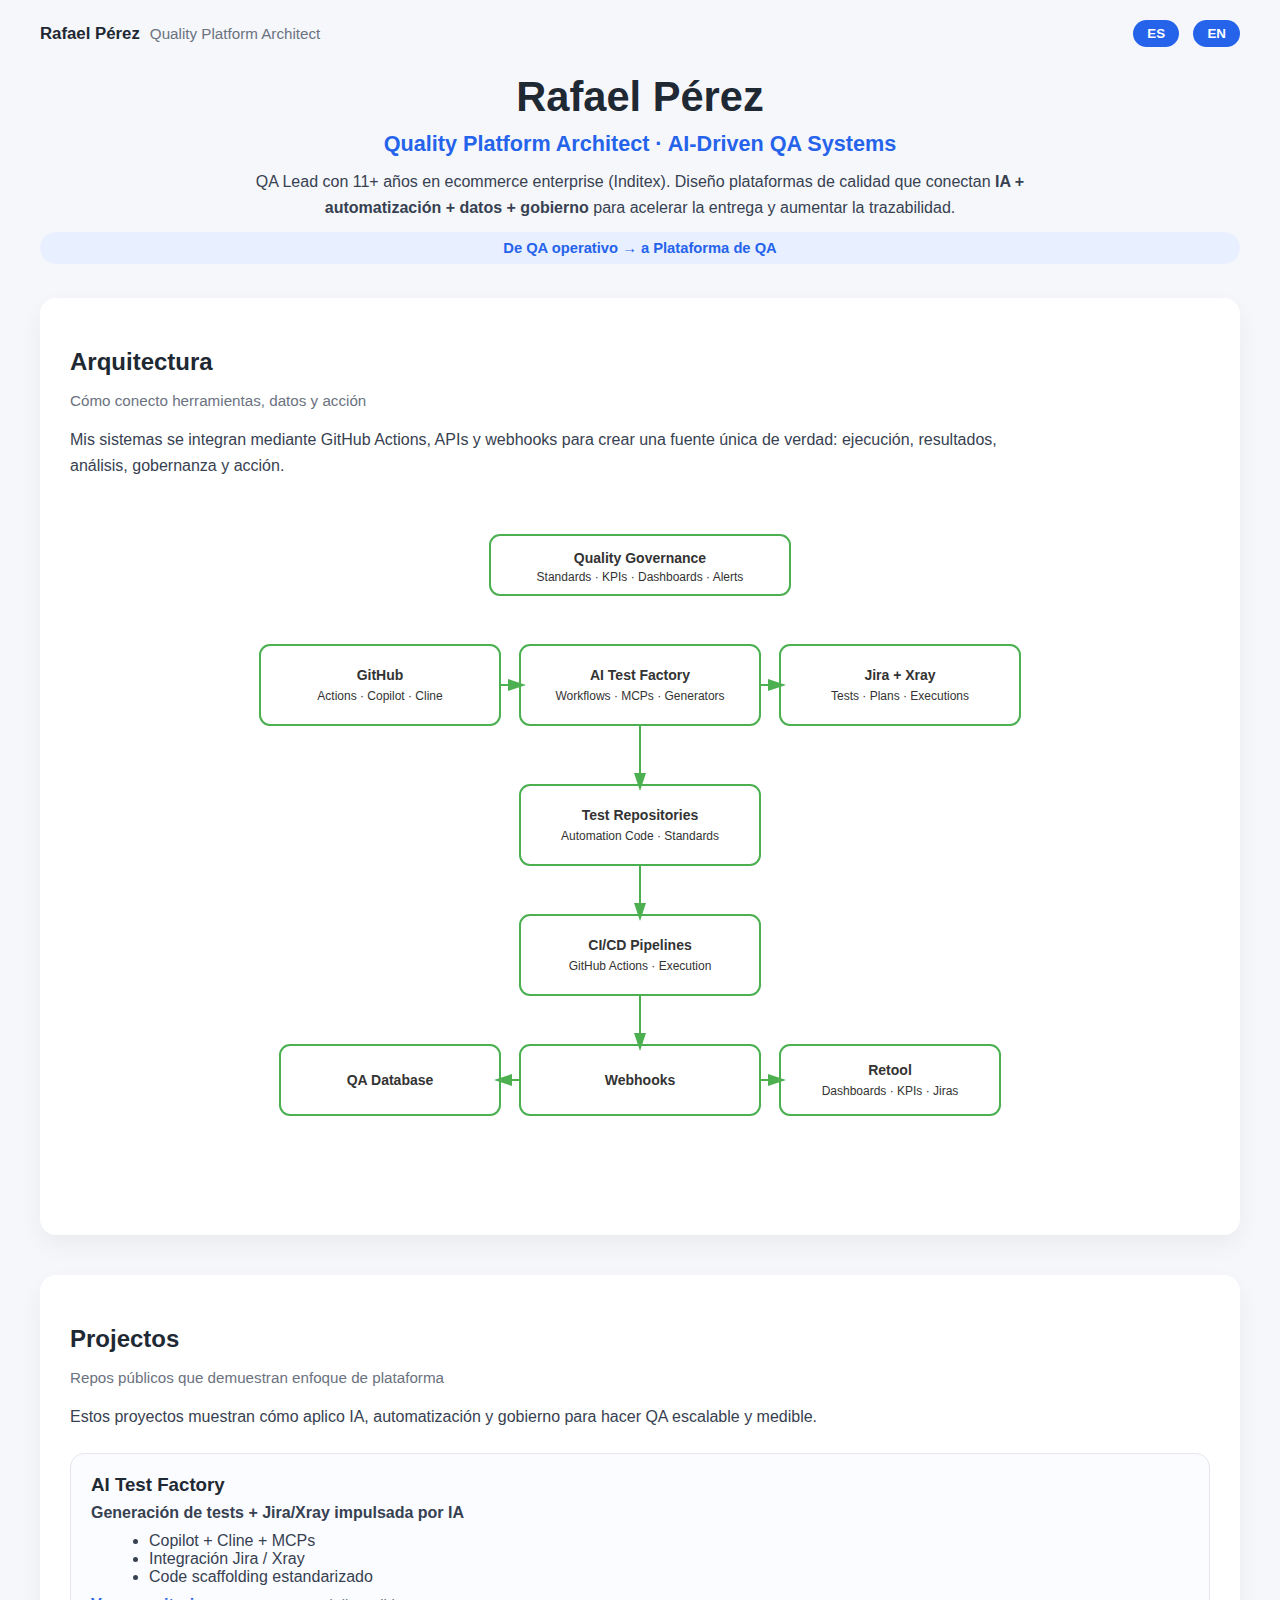
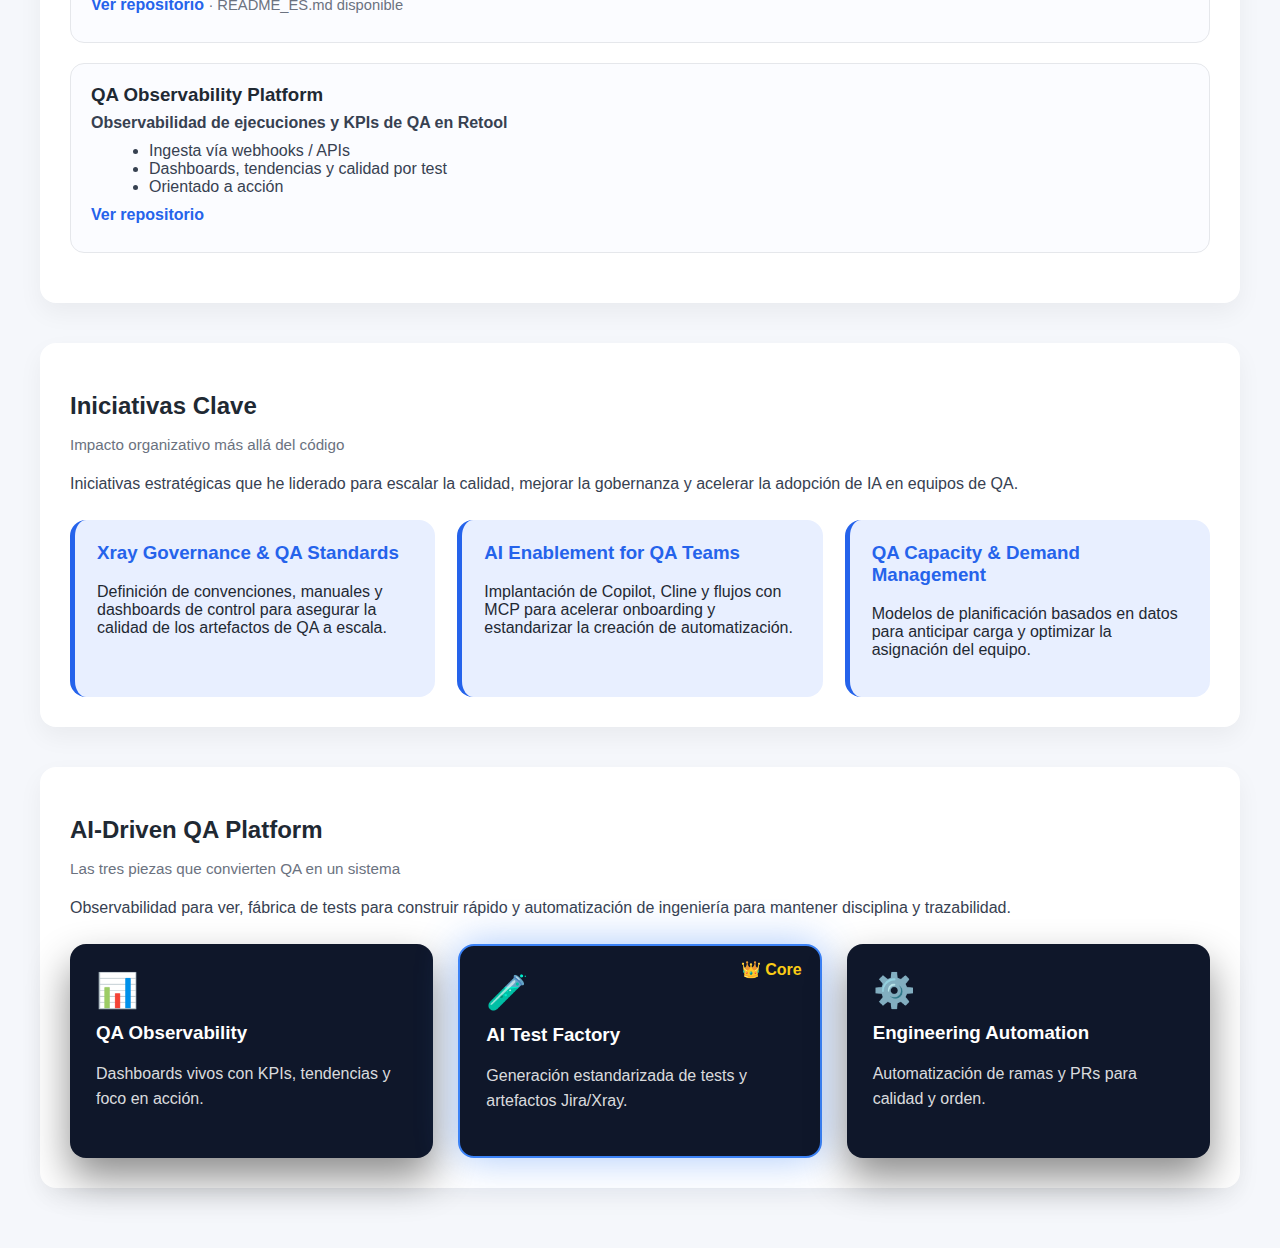
<file: index.html>
<!DOCTYPE html>
<html lang="es">
<head>
<meta charset="UTF-8">
<meta name="viewport" content="width=device-width, initial-scale=1.0">

<title>Rafael Pérez · Quality Platform Architect · AI-Driven QA Systems</title>

<style>
:root {
  --primary:#2563eb;
  --primary-soft:#e8efff;
  --bg:#f5f7fb;
  --card:#ffffff;
  --text:#1f2933;
  --muted:#6b7280;
  --border:#e5e7eb;
}

body {
  font-family: Arial, sans-serif;
  margin: 0;
  background: var(--bg);
  color: var(--text);
}

.container {
  max-width: 1200px;
  margin: 0 auto;
  padding: 20px;
}

/* HEADER */

header {
  display:flex;
  justify-content: space-between;
  align-items: center;
  margin-bottom: 26px;
}

.brand {
  display:flex;
  gap:10px;
  align-items: baseline;
}

.brand strong { font-size: 1.05rem; }
.brand span { color: var(--muted); font-size: .95rem; }

/* LANG SWITCH */

.lang-switch button {
  margin-left:10px;
  padding:6px 14px;
  border:none;
  border-radius:999px;
  background:var(--primary);
  color:white;
  cursor:pointer;
  font-weight:600;
}

.lang-switch button:hover {
  background:#1d4ed8;
}

/* HERO */

.hero {
  text-align:center;
  margin-bottom: 34px;
}

.hero h1 {
  font-size: 2.6rem;
  margin: 0;
}

.hero h2 {
  font-size: 1.35rem;
  color: var(--primary);
  margin: 10px 0 12px;
  font-weight: 700;
}

.hero p {
  max-width: 860px;
  margin: 10px auto;
  color: #374151;
  line-height: 1.65;
}

.hero .pill {
  display:inline-block;
  margin-top: 10px;
  padding: 8px 14px;
  border-radius: 999px;
  background: var(--primary-soft);
  color: var(--primary);
  font-weight: 700;
  font-size: .92rem;
}

/* SECTIONS */

section {
  background: var(--card);
  padding: 30px;
  border-radius: 16px;
  margin-bottom: 40px;
  box-shadow:0 10px 25px rgba(0,0,0,.05);
}

.section-intro {
  max-width: 980px;
  margin: 0 0 22px 0;
  color: #374151;
  line-height: 1.65;
}

.kicker {
  color: var(--muted);
  font-size: .95rem;
  margin-top: -4px;
  margin-bottom: 18px;
}

/* ARCH */

.arch-img {
  max-width: 100%;
  margin: 26px auto 0;
  display: block;
}

/* PROJECTS */

.project-card {
  border: 1px solid var(--border);
  border-radius: 14px;
  padding: 20px;
  margin-bottom: 20px;
  background: #fbfcff;
}

.project-card h3 { margin: 0 0 6px; }
.project-card p { margin: 8px 0; color:#374151; }
.project-card ul { margin: 10px 0 10px 18px; color:#374151; }

.project-card a {
  color: var(--primary);
  font-weight: 700;
  text-decoration: none;
}

.project-card a:hover { text-decoration: underline; }

.project-meta {
  margin-top: 10px;
  color: var(--muted);
  font-size: .92rem;
}

/* INITIATIVES */

.initiatives-grid {
  display:grid;
  grid-template-columns: repeat(auto-fit,minmax(260px,1fr));
  gap: 22px;
  margin-top: 10px;
}

.initiative-card {
  background: var(--primary-soft);
  border-radius: 16px;
  padding: 22px;
  border-left: 5px solid var(--primary);
}

.initiative-card h3 {
  margin-top: 0;
  color: var(--primary);
}

/* PLATFORM */

.platform-grid {
  display:grid;
  grid-template-columns: repeat(auto-fit,minmax(260px,1fr));
  gap: 25px;
  margin-top: 16px;
}

.platform-card {
  background:#0f172a;
  color:white;
  border-radius:16px;
  padding:26px;
  position:relative;
  box-shadow:0 20px 40px rgba(0,0,0,.45);
  transition: transform .2s ease, box-shadow .2s ease;
}

.platform-card:hover {
  transform: translateY(-3px);
  box-shadow: 0 26px 50px rgba(0,0,0,.55);
}

.platform-card h3 { margin-top:0; }
.platform-card p { color: rgba(255,255,255,.86); line-height: 1.55; }

.platform-icon {
  font-size:34px;
  margin-bottom:12px;
}

.platform-card.highlight {
  border:2px solid #3b82f6;
  box-shadow:0 0 40px rgba(59,130,246,.45);
}

.crown {
  position:absolute;
  top:14px;
  right:18px;
  color:#facc15;
  font-weight: 800;
}

/* LANG */

.lang-en { display:none; }

/* RESPONSIVE */

@media (max-width: 520px) {
  header { flex-direction: column; align-items: flex-start; gap: 12px; }
  .hero h1 { font-size: 2.1rem; }
  section { padding: 22px; }
}
</style>
</head>

<body>
<div class="container">

<header>
  <div class="brand">
    <strong>Rafael Pérez</strong>
    <span class="lang-es">Quality Platform Architect</span>
    <span class="lang-en">Quality Platform Architect</span>
  </div>

  <div class="lang-switch">
    <button id="btnES">ES</button>
    <button id="btnEN">EN</button>
  </div>
</header>

<!-- HERO -->
<div class="hero">
  <h1>Rafael Pérez</h1>
  <h2>Quality Platform Architect · AI-Driven QA Systems</h2>

  <p class="lang-es">
    QA Lead con 11+ años en ecommerce enterprise (Inditex). Diseño plataformas de calidad que conectan
    <strong>IA + automatización + datos + gobierno</strong> para acelerar la entrega y aumentar la trazabilidad.
  </p>
  <p class="lang-en">
    QA Lead with 11+ years in enterprise ecommerce (Inditex). I design quality platforms that connect
    <strong>AI + automation + data + governance</strong> to accelerate delivery and improve traceability.
  </p>

  <div class="pill lang-es">De QA operativo → a Plataforma de QA</div>
  <div class="pill lang-en">From operational QA → to QA Platform</div>
</div>

<!-- ARCHITECTURE -->
<section>
  <h2>Arquitectura</h2>
  <div class="kicker lang-es">Cómo conecto herramientas, datos y acción</div>
  <div class="kicker lang-en">How I connect tools, data and action</div>

  <p class="section-intro lang-es">
    Mis sistemas se integran mediante GitHub Actions, APIs y webhooks para crear una fuente única de verdad:
    ejecución, resultados, análisis, gobernanza y acción.
  </p>
  <p class="section-intro lang-en">
    My systems integrate through GitHub Actions, APIs and webhooks to create a single source of truth:
    execution, results, analysis, governance and action.
  </p>

  <img src="assets/architecture.svg" class="arch-img" alt="Quality Platform Architecture">
</section>

<!-- PROJECTS -->
<section>
  <h2>Projectos</h2>
  <div class="kicker lang-es">Repos públicos que demuestran enfoque de plataforma</div>
  <div class="kicker lang-en">Public repos showcasing a platform mindset</div>

  <p class="section-intro lang-es">
    Estos proyectos muestran cómo aplico IA, automatización y gobierno para hacer QA escalable y medible.
  </p>
  <p class="section-intro lang-en">
    These projects show how I apply AI, automation and governance to make QA scalable and measurable.
  </p>

  <!-- AI TEST FACTORY -->
  <div class="project-card">
    <h3>AI Test Factory</h3>
    <div class="lang-es">
      <p><strong>Generación de tests + Jira/Xray impulsada por IA</strong></p>
      <ul>
        <li>Copilot + Cline + MCPs</li>
        <li>Integración Jira / Xray</li>
        <li>Code scaffolding estandarizado</li>
      </ul>
      <p>
        <a href="https://github.com/rafaelperezqa/ai-test-factory" target="_blank">Ver repositorio</a>
        <span class="project-meta">· README_ES.md disponible</span>
      </p>
    </div>
    <div class="lang-en">
      <p><strong>AI-driven test + Jira/Xray generation</strong></p>
      <ul>
        <li>Copilot + Cline + MCPs</li>
        <li>Jira / Xray integration</li>
        <li>Standardized code scaffolding</li>
      </ul>
      <p>
        <a href="https://github.com/rafaelperezqa/ai-test-factory" target="_blank">View repository</a>
      </p>
    </div>
  </div>

  <!-- QA OBSERVABILITY -->
  <div class="project-card">
    <h3>QA Observability Platform</h3>
    <div class="lang-es">
      <p><strong>Observabilidad de ejecuciones y KPIs de QA en Retool</strong></p>
      <ul>
        <li>Ingesta vía webhooks / APIs</li>
        <li>Dashboards, tendencias y calidad por test</li>
        <li>Orientado a acción</li>
      </ul>
      <p>
        <a href="https://github.com/rafaelperezqa/qa-observability" target="_blank">Ver repositorio</a>
      </p>
    </div>
    <div class="lang-en">
      <p><strong>QA execution observability and KPIs in Retool</strong></p>
      <ul>
        <li>Ingestion via webhooks / APIs</li>
        <li>Dashboards, trends and per-test quality</li>
        <li>Action-oriented</li>
      </ul>
      <p>
        <a href="https://github.com/rafaelperezqa/qa-observability" target="_blank">View repository</a>
      </p>
    </div>
  </div>
</section>

<!-- INITIATIVES -->
<section>
  <h2>Iniciativas Clave</h2>
  <div class="kicker lang-es">Impacto organizativo más allá del código</div>
  <div class="kicker lang-en">Organizational impact beyond code</div>

  <p class="section-intro lang-es">
    Iniciativas estratégicas que he liderado para escalar la calidad, mejorar la gobernanza
    y acelerar la adopción de IA en equipos de QA.
  </p>
  <p class="section-intro lang-en">
    Strategic initiatives I led to scale quality, improve governance
    and accelerate AI adoption across QA teams.
  </p>

  <div class="initiatives-grid">
    <div class="initiative-card">
      <h3>Xray Governance & QA Standards</h3>
      <p class="lang-es">
        Definición de convenciones, manuales y dashboards de control para asegurar la calidad de los artefactos de QA a escala.
      </p>
      <p class="lang-en">
        Definition of conventions, playbooks and control dashboards to ensure QA artifact quality at scale.
      </p>
    </div>

    <div class="initiative-card">
      <h3>AI Enablement for QA Teams</h3>
      <p class="lang-es">
        Implantación de Copilot, Cline y flujos con MCP para acelerar onboarding y estandarizar la creación de automatización.
      </p>
      <p class="lang-en">
        Rollout of Copilot, Cline and MCP-based flows to accelerate onboarding and standardize automation creation.
      </p>
    </div>

    <div class="initiative-card">
      <h3>QA Capacity & Demand Management</h3>
      <p class="lang-es">
        Modelos de planificación basados en datos para anticipar carga y optimizar la asignación del equipo.
      </p>
      <p class="lang-en">
        Data-driven planning models to anticipate workload and optimize team allocation.
      </p>
    </div>
  </div>
</section>

<!-- PLATFORM -->
<section>
  <h2>AI-Driven QA Platform</h2>
  <div class="kicker lang-es">Las tres piezas que convierten QA en un sistema</div>
  <div class="kicker lang-en">The three pieces that turn QA into a system</div>

  <p class="section-intro lang-es">
    Observabilidad para ver, fábrica de tests para construir rápido y automatización de ingeniería
    para mantener disciplina y trazabilidad.
  </p>
  <p class="section-intro lang-en">
    Observability to see, test factory to build fast and engineering automation
    to keep discipline and traceability.
  </p>

  <div class="platform-grid">
    <div class="platform-card">
      <div class="platform-icon">📊</div>
      <h3 class="lang-es">QA Observability</h3>
      <h3 class="lang-en">QA Observability</h3>
      <p class="lang-es">Dashboards vivos con KPIs, tendencias y foco en acción.</p>
      <p class="lang-en">Live dashboards with KPIs, trends and action focus.</p>
    </div>

    <div class="platform-card highlight">
      <div class="platform-icon">🧪</div>
      <h3 class="lang-es">AI Test Factory</h3>
      <h3 class="lang-en">AI Test Factory</h3>
      <p class="lang-es">Generación estandarizada de tests y artefactos Jira/Xray.</p>
      <p class="lang-en">Standardized generation of tests and Jira/Xray artifacts.</p>
      <span class="crown">👑 Core</span>
    </div>

    <div class="platform-card">
      <div class="platform-icon">⚙️</div>
      <h3 class="lang-es">Engineering Automation</h3>
      <h3 class="lang-en">Engineering Automation</h3>
      <p class="lang-es">Automatización de ramas y PRs para calidad y orden.</p>
      <p class="lang-en">Branch and PR automation for quality and order.</p>
    </div>
  </div>
</section>

</div>

<script>
const btnES = document.getElementById('btnES');
const btnEN = document.getElementById('btnEN');

function setLanguage(lang){
  document.querySelectorAll('.lang-es').forEach(e=>e.style.display = lang==='es' ? 'block' : 'none');
  document.querySelectorAll('.lang-en').forEach(e=>e.style.display = lang==='en' ? 'block' : 'none');
}

btnES.addEventListener('click', ()=>setLanguage('es'));
btnEN.addEventListener('click', ()=>setLanguage('en'));
setLanguage('es');
</script>

</body>
</html>
</file>
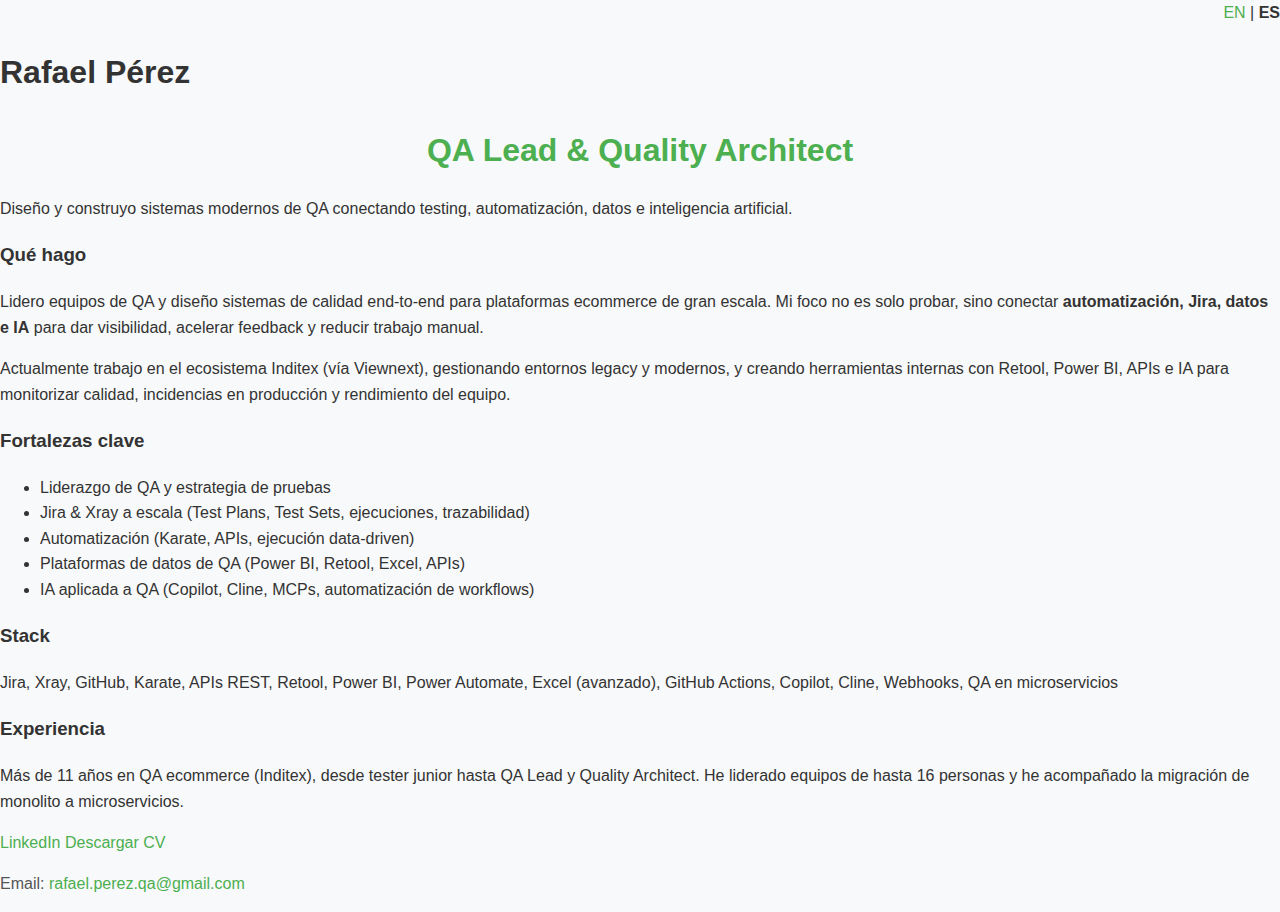
<file: es.html>
<!DOCTYPE html>
<html lang="es">
<head>
  <meta charset="UTF-8">
  <title>Rafael Pérez – QA Lead & Quality Architect</title>
  <link rel="stylesheet" href="style.css">
</head>
<body>
  <div class="container">

    <div style="text-align:right;">
      <a href="index.html">EN</a> | <strong>ES</strong>
    </div>

    <h1>Rafael Pérez</h1>
    <h2>QA Lead & Quality Architect</h2>

    <p class="tagline">
      Diseño y construyo sistemas modernos de QA conectando testing, automatización, datos e inteligencia artificial.
    </p>

    <div class="section">
      <h3>Qué hago</h3>
      <p>
        Lidero equipos de QA y diseño sistemas de calidad end-to-end para plataformas ecommerce de gran escala.
        Mi foco no es solo probar, sino conectar <strong>automatización, Jira, datos e IA</strong>
        para dar visibilidad, acelerar feedback y reducir trabajo manual.
      </p>
      <p>
        Actualmente trabajo en el ecosistema Inditex (vía Viewnext), gestionando entornos legacy y modernos,
        y creando herramientas internas con Retool, Power BI, APIs e IA para monitorizar calidad,
        incidencias en producción y rendimiento del equipo.
      </p>
    </div>

    <div class="section">
      <h3>Fortalezas clave</h3>
      <ul>
        <li>Liderazgo de QA y estrategia de pruebas</li>
        <li>Jira & Xray a escala (Test Plans, Test Sets, ejecuciones, trazabilidad)</li>
        <li>Automatización (Karate, APIs, ejecución data-driven)</li>
        <li>Plataformas de datos de QA (Power BI, Retool, Excel, APIs)</li>
        <li>IA aplicada a QA (Copilot, Cline, MCPs, automatización de workflows)</li>
      </ul>
    </div>

    <div class="section">
      <h3>Stack</h3>
      <p>
        Jira, Xray, GitHub, Karate, APIs REST, Retool, Power BI, Power Automate, Excel (avanzado),
        GitHub Actions, Copilot, Cline, Webhooks, QA en microservicios
      </p>
    </div>

    <div class="section">
      <h3>Experiencia</h3>
      <p>
        Más de 11 años en QA ecommerce (Inditex), desde tester junior hasta QA Lead y Quality Architect.
        He liderado equipos de hasta 16 personas y he acompañado la migración de monolito a microservicios.
      </p>
    </div>

    <div class="section links">
      <a href="https://www.linkedin.com/in/rafaelperezqa" target="_blank">LinkedIn</a>
      <a href="Rafael_Perez_QA_Lead_es.pdf" target="_blank">Descargar CV</a>
      <p style="margin-top: 15px; color: #555;">Email: <a href="mailto:rafael.perez.qa@gmail.com">rafael.perez.qa@gmail.com</a></p>
    </div>

  </div>
</body>
</html>
</file>
<file: style.css>
/* style.css - para tu Quality Platform Web */

body {
  font-family: 'Arial', sans-serif;
  margin: 0;
  padding: 0;
  line-height: 1.6;
  background-color: #f8f9fa;
  color: #333;
}

a {
  color: #4CAF50;
  text-decoration: none;
}

a:hover {
  text-decoration: underline;
}

header {
  background-color: #1b1b1b;
  color: white;
  padding: 60px 20px;
  text-align: center;
}

header h1 {
  margin: 0;
  font-size: 2.5rem;
}

header p {
  font-size: 1.2rem;
  margin-top: 10px;
}

section {
  padding: 60px 20px;
  max-width: 1000px;
  margin: auto;
}

h2 {
  color: #4CAF50;
  margin-bottom: 20px;
  font-size: 2rem;
  text-align: center;
}

.pillars {
  display: flex;
  flex-wrap: wrap;
  justify-content: space-around;
  gap: 20px;
}

.pillar {
  background-color: white;
  padding: 20px;
  border-radius: 12px;
  box-shadow: 0 4px 12px rgba(0,0,0,0.1);
  flex: 1 1 220px;
  text-align: center;
}

.pillar h3 {
  margin-top: 10px;
  color: #333;
}

.language-toggle {
  position: fixed;
  top: 10px;
  right: 20px;
  font-weight: bold;
}

.language-toggle button {
  background: #4CAF50;
  color: white;
  border: none;
  padding: 8px 14px;
  margin-left: 5px;
  border-radius: 5px;
  cursor: pointer;
}

.language-toggle button.active {
  background: #2e7d32;
}

.project-links {
  display: flex;
  flex-wrap: wrap;
  justify-content: center;
  gap: 15px;
}

.project-links a {
  background-color: #4CAF50;
  color: white;
  padding: 12px 20px;
  border-radius: 8px;
  font-weight: bold;
}
</file>
